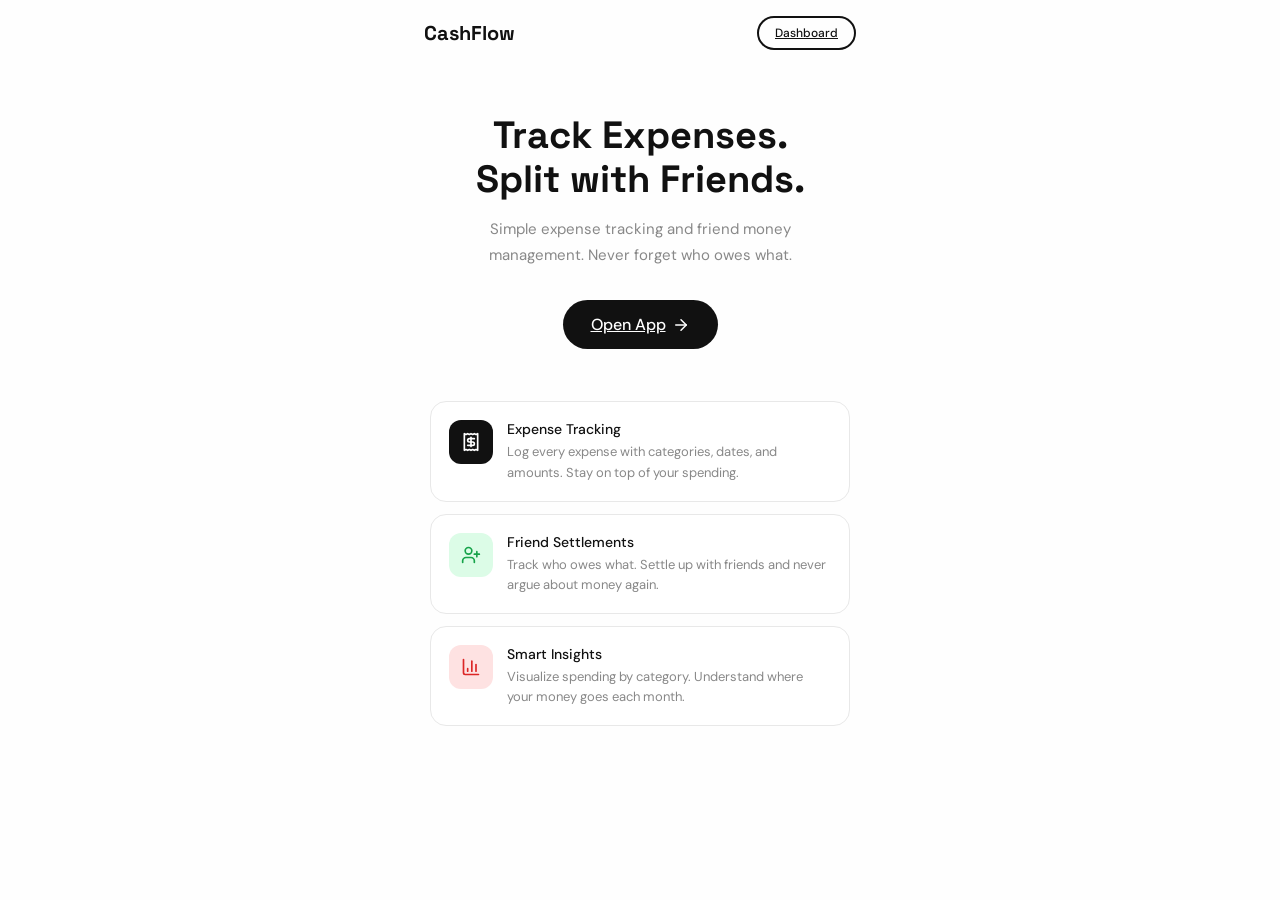
<file: index.html>
<!DOCTYPE html>
<html lang="en">
<head>
<meta charset="UTF-8">
<meta name="viewport" content="width=device-width, initial-scale=1.0">
<title>CashFlow — Track Expenses. Split with Friends.</title>
<link rel="stylesheet" href="shared.css">
<style>
  body { padding-bottom: 0; }
  header { padding: 16px 24px; }
  header h1 { font-family: var(--font-display); font-size: 20px; }

  main {
    display: flex; flex-direction: column;
    align-items: center; justify-content: center;
    text-align: center;
    padding: 48px 24px 80px;
  }

  .hero h1 {
    font-family: var(--font-display);
    font-size: 38px; line-height: 1.15;
    margin-bottom: 16px;
  }
  .hero p {
    font-size: 15px; color: var(--muted);
    line-height: 1.7; max-width: 320px;
    margin: 0 auto 32px;
  }

  .features {
    width: 100%; max-width: 420px;
    display: flex; flex-direction: column;
    gap: 12px; margin-top: 52px;
  }
  .feature-item {
    display: flex; align-items: flex-start;
    gap: 14px;
    background: var(--card);
    border: 1px solid var(--border);
    border-radius: calc(var(--radius) + 4px);
    padding: 18px; text-align: left;
  }
  .feature-icon {
    width: 44px; height: 44px; border-radius: 12px;
    flex-shrink: 0;
    display: flex; align-items: center; justify-content: center;
  }
  .feature-icon svg {
    width: 20px; height: 20px;
    stroke: currentColor; fill: none;
    stroke-width: 2; stroke-linecap: round; stroke-linejoin: round;
  }
  .feature-item h3 { font-size: 14px; font-weight: 500; margin-bottom: 4px; }
  .feature-item p { font-size: 13px; color: var(--muted); line-height: 1.55; }
</style>
</head>
<body>

<header>
  <h1>CashFlow</h1>
  <a href="dashboard.html" class="btn btn-outline btn-sm">Dashboard</a>
</header>

<main>
  <div class="hero">
    <h1>Track Expenses.<br>Split with Friends.</h1>
    <p>Simple expense tracking and friend money management. Never forget who owes what.</p>
    <a href="dashboard.html" class="btn btn-primary btn-lg">
      Open App
      <svg viewBox="0 0 24 24" style="width:18px;height:18px;stroke:#fff;fill:none;stroke-width:2;stroke-linecap:round;stroke-linejoin:round">
        <path d="M5 12h14"/><path d="m12 5 7 7-7 7"/>
      </svg>
    </a>
  </div>

  <div class="features">
    <div class="feature-item">
      <div class="feature-icon" style="background:#111;color:#fff">
        <svg viewBox="0 0 24 24">
          <path d="M4 2v20l2-1 2 1 2-1 2 1 2-1 2 1 2-1 2 1V2l-2 1-2-1-2 1-2-1-2 1-2-1-2 1Z"/>
          <path d="M16 8h-6a2 2 0 1 0 0 4h4a2 2 0 1 1 0 4H8"/>
          <path d="M12 17.5v-11"/>
        </svg>
      </div>
      <div>
        <h3>Expense Tracking</h3>
        <p>Log every expense with categories, dates, and amounts. Stay on top of your spending.</p>
      </div>
    </div>

    <div class="feature-item">
      <div class="feature-icon" style="background:var(--success-bg);color:var(--success)">
        <svg viewBox="0 0 24 24">
          <path d="M16 21v-2a4 4 0 0 0-4-4H6a4 4 0 0 0-4 4v2"/>
          <circle cx="9" cy="7" r="4"/>
          <line x1="19" x2="19" y1="8" y2="14"/>
          <line x1="22" x2="16" y1="11" y2="11"/>
        </svg>
      </div>
      <div>
        <h3>Friend Settlements</h3>
        <p>Track who owes what. Settle up with friends and never argue about money again.</p>
      </div>
    </div>

    <div class="feature-item">
      <div class="feature-icon" style="background:var(--danger-bg);color:var(--danger)">
        <svg viewBox="0 0 24 24">
          <path d="M3 3v16a2 2 0 0 0 2 2h16"/>
          <path d="M18 17V9"/><path d="M13 17V5"/><path d="M8 17v-3"/>
        </svg>
      </div>
      <div>
        <h3>Smart Insights</h3>
        <p>Visualize spending by category. Understand where your money goes each month.</p>
      </div>
    </div>
  </div>
</main>

</body>
</html>
</file>
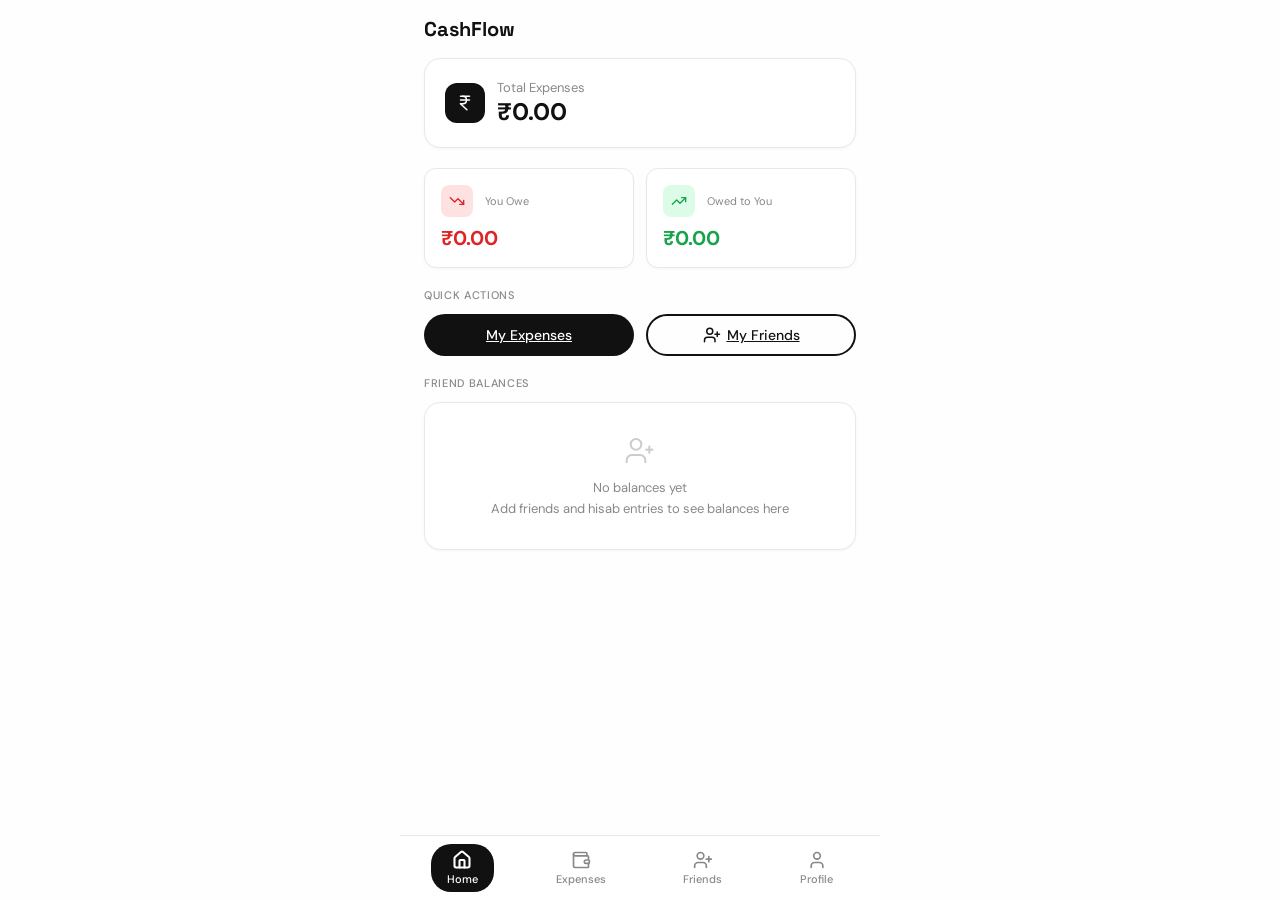
<file: dashboard.html>
<!DOCTYPE html>
<html lang="en">
<head>
<meta charset="UTF-8">
<meta name="viewport" content="width=device-width, initial-scale=1.0">
<title>Dashboard — CashFlow</title>
<link rel="stylesheet" href="shared.css">
<style>
  .page { display: flex; flex-direction: column; gap: 20px; }
  .icon-box-primary { background: var(--primary); }
  .icon-box-danger  { background: var(--danger-bg); }
  .icon-box-success { background: var(--success-bg); }
  .icon-box svg {
    width: 18px; height: 18px; fill: none;
    stroke-width: 2; stroke-linecap: round; stroke-linejoin: round;
  }
  .balance-entry { margin-bottom: 8px; }
</style>
</head>
<body>

<header><h1>CashFlow</h1></header>

<div class="px-6 page">

  <!-- Total Expenses -->
  <div class="card">
    <div class="row">
      <div class="icon-box icon-box-primary" style="width:40px;height:40px;border-radius:12px;display:flex;align-items:center;justify-content:center">
        <svg viewBox="0 0 24 24" style="stroke:#fff">
          <path d="M6 3h12"/><path d="M6 8h12"/>
          <path d="m6 13 8.5 8"/><path d="M6 13h3"/>
          <path d="M9 13c6.667 0 6.667-10 0-10"/>
        </svg>
      </div>
      <div>
        <p class="text-sm text-muted">Total Expenses</p>
        <p class="text-2xl" id="db-total-exp">₹0.00</p>
      </div>
    </div>
  </div>

  <!-- You Owe / Owed to You -->
  <div class="grid-2">
    <div class="card card-sm">
      <div class="row mb-2">
        <div style="width:32px;height:32px;background:var(--danger-bg);border-radius:8px;display:flex;align-items:center;justify-content:center;flex-shrink:0">
          <svg viewBox="0 0 24 24" style="width:16px;height:16px;stroke:var(--danger);fill:none;stroke-width:2;stroke-linecap:round;stroke-linejoin:round">
            <path d="M16 17h6v-6"/><path d="m22 17-8.5-8.5-5 5L2 7"/>
          </svg>
        </div>
        <p class="text-xs text-muted">You Owe</p>
      </div>
      <p class="text-xl text-danger" id="db-you-owe">₹0.00</p>
    </div>
    <div class="card card-sm">
      <div class="row mb-2">
        <div style="width:32px;height:32px;background:var(--success-bg);border-radius:8px;display:flex;align-items:center;justify-content:center;flex-shrink:0">
          <svg viewBox="0 0 24 24" style="width:16px;height:16px;stroke:var(--success);fill:none;stroke-width:2;stroke-linecap:round;stroke-linejoin:round">
            <path d="M16 7h6v6"/><path d="m22 7-8.5 8.5-5-5L2 17"/>
          </svg>
        </div>
        <p class="text-xs text-muted">Owed to You</p>
      </div>
      <p class="text-xl text-success" id="db-owed-you">₹0.00</p>
    </div>
  </div>

  <!-- Quick Actions -->
  <div>
    <p class="section-title">Quick Actions</p>
    <div class="grid-2">
      <a href="expenses.html" class="btn btn-primary btn-full">My Expenses</a>
      <a href="friends.html" class="btn btn-outline btn-full">
        <svg viewBox="0 0 24 24" style="width:18px;height:18px;stroke:currentColor;fill:none;stroke-width:2;stroke-linecap:round;stroke-linejoin:round">
          <path d="M16 21v-2a4 4 0 0 0-4-4H6a4 4 0 0 0-4 4v2"/>
          <circle cx="9" cy="7" r="4"/>
          <line x1="19" x2="19" y1="8" y2="14"/>
          <line x1="22" x2="16" y1="11" y2="11"/>
        </svg>
        My Friends
      </a>
    </div>
  </div>

  <!-- Friend Balances -->
  <div>
    <p class="section-title">Friend Balances</p>
    <div id="db-balances"></div>
  </div>

</div>

<div id="nav-placeholder"></div>

<script src="shared.js"></script>
<script>
  document.getElementById('nav-placeholder').innerHTML = bottomNav('dashboard');

  const balances = calcBalances();
  const totalExp = state.expenses.reduce((s, e) => s + e.amount, 0);
  const youOwe   = balances.reduce((s, b) => s + b.you_owe, 0);
  const owedYou  = balances.reduce((s, b) => s + b.owed_to_you, 0);

  document.getElementById('db-total-exp').textContent = fmt(totalExp);
  document.getElementById('db-you-owe').textContent   = fmt(youOwe);
  document.getElementById('db-owed-you').textContent  = fmt(owedYou);

  const el = document.getElementById('db-balances');
  if (balances.length === 0) {
    el.innerHTML = `<div class="card empty-state">
      <svg viewBox="0 0 24 24"><path d="M16 21v-2a4 4 0 0 0-4-4H6a4 4 0 0 0-4 4v2"/><circle cx="9" cy="7" r="4"/><line x1="19" x2="19" y1="8" y2="14"/><line x1="22" x2="16" y1="11" y2="11"/></svg>
      <p>No balances yet</p>
      <p class="text-xs" style="margin-top:4px">Add friends and hisab entries to see balances here</p>
    </div>`;
  } else {
    el.innerHTML = balances.map(b => `
      <div class="card card-sm balance-entry">
        <p class="font-semibold mb-2">${b.friend_name}</p>
        <div class="grid-2">
          <span class="badge badge-danger">You Owe: ${fmt(b.you_owe)}</span>
          <span class="badge badge-success">Owed: ${fmt(b.owed_to_you)}</span>
        </div>
      </div>`).join('');
  }
</script>
</body>
</html>
</file>
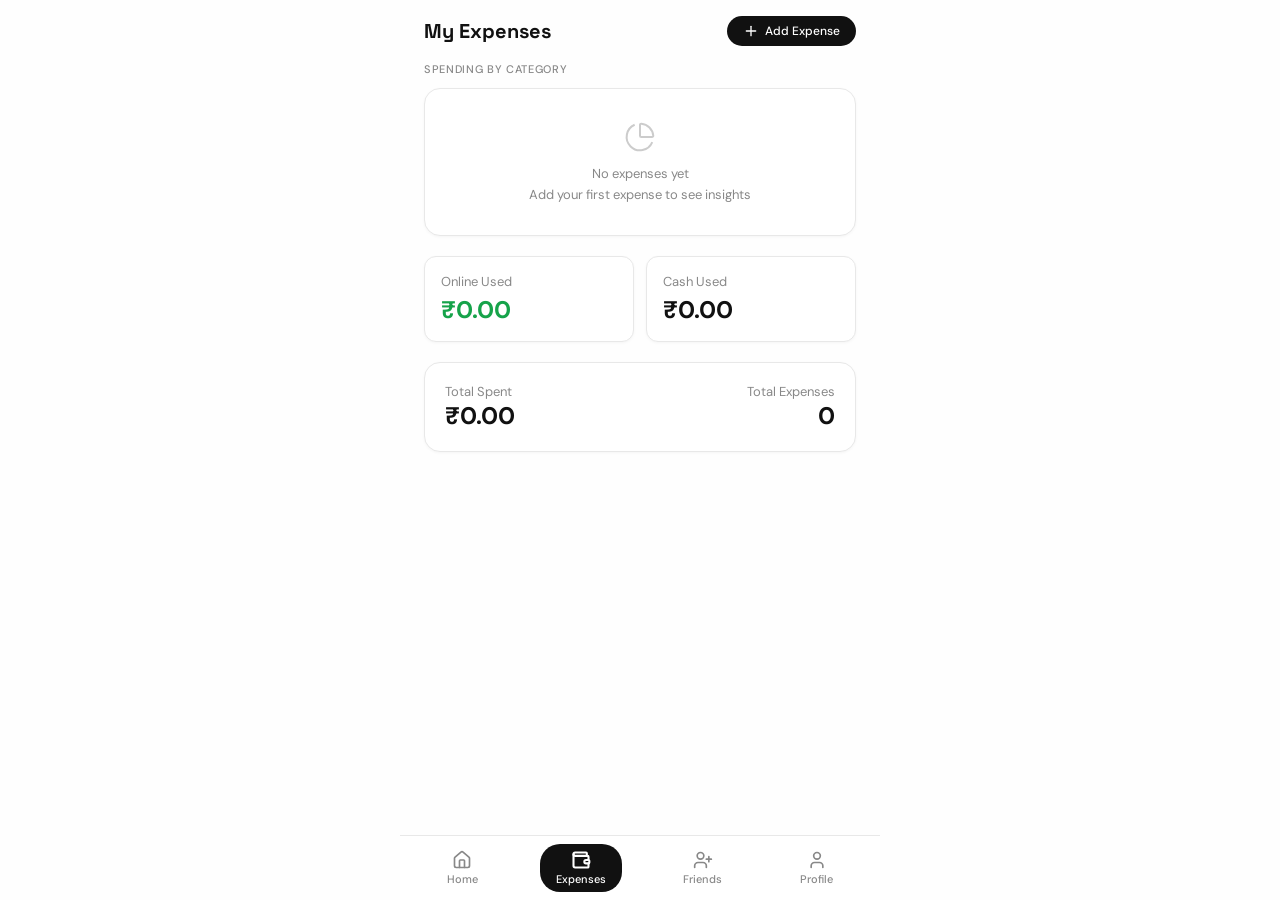
<file: expenses.html>
<!DOCTYPE html>
<html lang="en">
<head>
<meta charset="UTF-8">
<meta name="viewport" content="width=device-width, initial-scale=1.0">
<title>My Expenses — CashFlow</title>
<link rel="stylesheet" href="shared.css">
<style>
  .cat-row {
    display: flex; align-items: center; justify-content: space-between;
    background: var(--card); border: 1px solid var(--border);
    border-radius: var(--radius); padding: 12px 16px;
    margin-bottom: 8px;
  }
  .exp-icon {
    width: 36px; height: 36px; background: var(--muted-bg);
    border-radius: 10px; display: flex; align-items: center;
    justify-content: center; flex-shrink: 0;
  }
  .exp-icon svg {
    width: 16px; height: 16px; stroke: var(--fg); fill: none;
    stroke-width: 2; stroke-linecap: round; stroke-linejoin: round;
  }
</style>
</head>
<body>

<header>
  <h1>My Expenses</h1>
  <button class="btn btn-primary btn-sm" id="toggle-form">
    <svg viewBox="0 0 24 24" style="width:16px;height:16px;stroke:currentColor;fill:none;stroke-width:2;stroke-linecap:round;stroke-linejoin:round">
      <path d="M5 12h14"/><path d="M12 5v14"/>
    </svg>
    Add Expense
  </button>
</header>

<div class="px-6">

  <!-- Add Form -->
  <div class="form-panel" id="exp-form">
    <div><label class="field">Description</label>
      <input class="input" id="exp-desc" placeholder="What did you spend on?"></div>
    <div><label class="field">Amount (₹)</label>
      <input class="input" type="number" min="0" step="0.01" id="exp-amount" placeholder="0.00"></div>
    <div><label class="field">Category</label>
      <select class="input" id="exp-cat">
        <option>Food</option><option>Transport</option><option>Shopping</option>
        <option>Entertainment</option><option>Bills</option><option>Health</option>
        <option>Education</option><option>Other</option>
      </select></div>
    <div><label class="field">Mode</label>
      <select class="input" id="exp-mode">
        <option value="cash">Cash</option><option value="online">Online</option>
      </select></div>
    <div><label class="field">Date</label>
      <input class="input" type="date" id="exp-date"></div>
    <button class="btn btn-primary btn-full btn-lg" id="exp-submit">Add Expense</button>
    <p class="error-msg" id="exp-error" style="display:none"></p>
  </div>

  <!-- Spending by Category -->
  <div class="mb-5">
    <p class="section-title">Spending by Category</p>
    <div id="exp-cats"></div>
  </div>

  <!-- Payment Mode Summary -->
  <div class="grid-2 mb-5">
    <div class="card card-sm">
      <p class="text-sm text-muted mb-1">Online Used</p>
      <p class="text-2xl text-success" id="exp-online">₹0.00</p>
    </div>
    <div class="card card-sm">
      <p class="text-sm text-muted mb-1">Cash Used</p>
      <p class="text-2xl" id="exp-cash">₹0.00</p>
    </div>
  </div>

  <!-- Totals -->
  <div class="card mb-5">
    <div class="row-between">
      <div>
        <p class="text-sm text-muted">Total Spent</p>
        <p class="text-2xl" id="exp-total">₹0.00</p>
      </div>
      <div style="text-align:right">
        <p class="text-sm text-muted">Total Expenses</p>
        <p class="text-2xl" id="exp-count">0</p>
      </div>
    </div>
  </div>

  <!-- Expense List -->
  <div id="exp-list" class="gap-8"></div>

</div>

<div id="nav-placeholder"></div>

<script src="shared.js"></script>
<script>
  document.getElementById('nav-placeholder').innerHTML = bottomNav('expenses');
  document.getElementById('exp-date').value = today();

  function render() {
    const exps = state.expenses;
    const total  = exps.reduce((s, e) => s + e.amount, 0);
    const cash   = exps.filter(e => e.payment_mode === 'cash').reduce((s, e) => s + e.amount, 0);
    const online = exps.filter(e => e.payment_mode === 'online').reduce((s, e) => s + e.amount, 0);

    document.getElementById('exp-total').textContent  = fmt(total);
    document.getElementById('exp-cash').textContent   = fmt(cash);
    document.getElementById('exp-online').textContent = fmt(online);
    document.getElementById('exp-count').textContent  = exps.length;

    const catEl = document.getElementById('exp-cats');
    if (exps.length === 0) {
      catEl.innerHTML = `<div class="card empty-state">
        <svg viewBox="0 0 24 24"><path d="M21 12c.552 0 1.005-.449.95-.998a10 10 0 0 0-8.953-8.951c-.55-.055-.998.398-.998.95v8a1 1 0 0 0 1 1z"/><path d="M21.21 15.89A10 10 0 1 1 8 2.83"/></svg>
        <p>No expenses yet</p><p class="text-xs" style="margin-top:4px">Add your first expense to see insights</p>
      </div>`;
    } else {
      const cats = {};
      exps.forEach(e => { const k = e.category || 'Other'; cats[k] = (cats[k] || 0) + e.amount; });
      catEl.innerHTML = Object.entries(cats).map(([c, v]) =>
        `<div class="cat-row"><span class="font-semibold">${c}</span><span class="font-bold">${fmt(v)}</span></div>`
      ).join('');
    }

    document.getElementById('exp-list').innerHTML = exps.map(e => `
      <div class="card card-sm">
        <div class="row-between">
          <div class="row" style="gap:12px">
            <div class="exp-icon"><svg viewBox="0 0 24 24"><path d="M4 2v20l2-1 2 1 2-1 2 1 2-1 2 1 2-1 2 1V2l-2 1-2-1-2 1-2-1-2 1-2-1-2 1Z"/><path d="M16 8h-6a2 2 0 1 0 0 4h4a2 2 0 1 1 0 4H8"/><path d="M12 17.5v-11"/></svg></div>
            <div>
              <p class="font-semibold">${e.title}</p>
              <p class="text-xs text-muted">${e.category || 'Other'} · ${e.payment_mode} · ${e.spent_on}</p>
            </div>
          </div>
          <div class="row" style="gap:8px">
            <span class="font-bold">${fmt(e.amount)}</span>
            <button class="del-btn" onclick="del(${e.id})">${trashIcon()}</button>
          </div>
        </div>
      </div>`).join('');
  }

  function del(id) {
    state.expenses = state.expenses.filter(e => e.id !== id);
    saveState(); render();
  }

  document.getElementById('toggle-form').addEventListener('click', () => {
    document.getElementById('exp-form').classList.toggle('open');
  });

  document.getElementById('exp-submit').addEventListener('click', () => {
    const desc   = document.getElementById('exp-desc').value.trim();
    const amount = parseFloat(document.getElementById('exp-amount').value);
    const cat    = document.getElementById('exp-cat').value;
    const mode   = document.getElementById('exp-mode').value;
    const date   = document.getElementById('exp-date').value;
    if (!desc || isNaN(amount) || amount <= 0) { showErr('exp-error', 'Please fill in description and a valid amount.'); return; }
    if (!date) { showErr('exp-error', 'Please select a date.'); return; }
    state.expenses.unshift({ id: nextId(state.expenses), title: desc, amount, category: cat, payment_mode: mode, spent_on: date });
    saveState();
    document.getElementById('exp-desc').value = '';
    document.getElementById('exp-amount').value = '';
    document.getElementById('exp-form').classList.remove('open');
    render();
  });

  render();
</script>
</body>
</html>
</file>
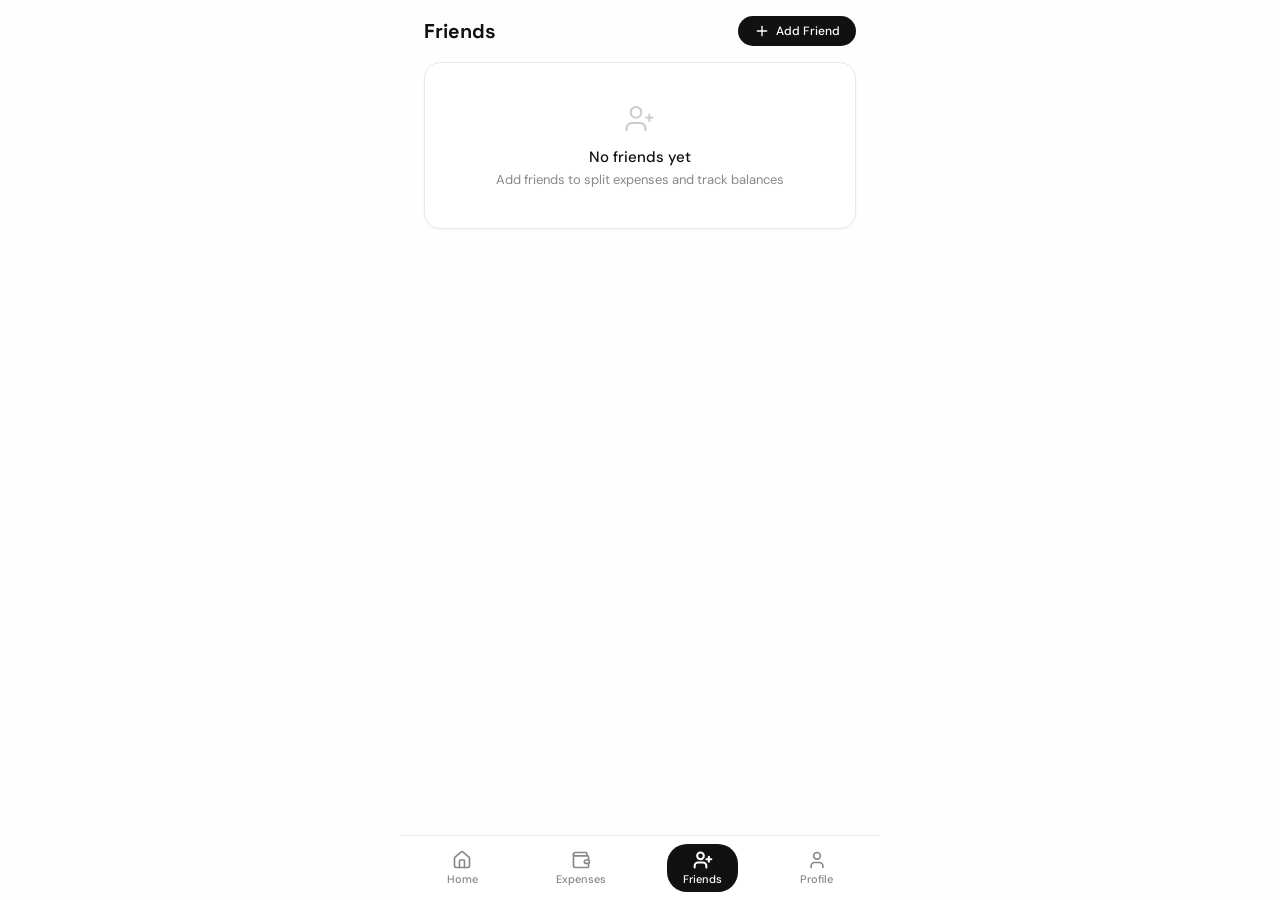
<file: friends.html>
<!DOCTYPE html>
<html lang="en">
<head>
<meta charset="UTF-8">
<meta name="viewport" content="width=device-width, initial-scale=1.0">
<title>Friends — CashFlow</title>
<link rel="stylesheet" href="shared.css">
</head>
<body>

<header>
  <h1>Friends</h1>
  <button class="btn btn-primary btn-sm" id="toggle-form">
    <svg viewBox="0 0 24 24" style="width:16px;height:16px;stroke:currentColor;fill:none;stroke-width:2;stroke-linecap:round;stroke-linejoin:round">
      <path d="M5 12h14"/><path d="M12 5v14"/>
    </svg>
    Add Friend
  </button>
</header>

<div class="px-6">

  <!-- Add Form -->
  <div class="form-panel" id="friend-form">
    <div><label class="field">Friend's Name</label>
      <input class="input" id="friend-name" placeholder="Jane Doe" required></div>
    <div><label class="field">Friend's Email (optional)</label>
      <input class="input" type="email" id="friend-email" placeholder="jane@example.com"></div>
    <button class="btn btn-primary btn-full btn-lg" id="friend-submit">Add Friend</button>
    <p class="error-msg" id="friend-error" style="display:none"></p>
  </div>

  <!-- Friends List -->
  <div id="friends-list"></div>

</div>

<div id="nav-placeholder"></div>

<script src="shared.js"></script>
<script>
  document.getElementById('nav-placeholder').innerHTML = bottomNav('friends');

  function render() {
    const el = document.getElementById('friends-list');
    const balances = calcBalances();
    const balMap = {};
    balances.forEach(b => { balMap[b.friend_id] = b; });

    if (state.friends.length === 0) {
      el.innerHTML = `<div class="card empty-state" style="padding:40px 16px">
        <svg viewBox="0 0 24 24"><path d="M16 21v-2a4 4 0 0 0-4-4H6a4 4 0 0 0-4 4v2"/><circle cx="9" cy="7" r="4"/><line x1="19" x2="19" y1="8" y2="14"/><line x1="22" x2="16" y1="11" y2="11"/></svg>
        <p class="font-semibold" style="font-size:15px;color:var(--fg);margin-bottom:4px">No friends yet</p>
        <p>Add friends to split expenses and track balances</p>
      </div>`;
    } else {
      el.innerHTML = state.friends.map(f => {
        const b = balMap[f.id] || { you_owe: 0, owed_to_you: 0 };
        return `<button class="friend-btn" onclick="location.href='hisab.html?id=${f.id}'">
          <div class="row mb-2">
            <div class="avatar">${f.name.charAt(0).toUpperCase()}</div>
            <div>
              <p class="font-semibold">${f.name}</p>
              ${f.email ? `<p class="text-xs text-muted">${f.email}</p>` : ''}
            </div>
          </div>
          <div class="grid-2">
            <span class="badge badge-danger">You Owe: ${fmt(b.you_owe)}</span>
            <span class="badge badge-success">Owed: ${fmt(b.owed_to_you)}</span>
          </div>
        </button>`;
      }).join('');
    }
  }

  document.getElementById('toggle-form').addEventListener('click', () => {
    document.getElementById('friend-form').classList.toggle('open');
  });

  document.getElementById('friend-submit').addEventListener('click', () => {
    const name  = document.getElementById('friend-name').value.trim();
    const email = document.getElementById('friend-email').value.trim();
    if (!name) { showErr('friend-error', 'Please enter a name.'); return; }
    const newFriend = { id: nextId(state.friends), name, email: email || null };
    state.friends.unshift(newFriend);
    if (!state.hisab[newFriend.id]) state.hisab[newFriend.id] = [];
    saveState();
    document.getElementById('friend-name').value  = '';
    document.getElementById('friend-email').value = '';
    document.getElementById('friend-form').classList.remove('open');
    render();
  });

  render();
</script>
</body>
</html>
</file>
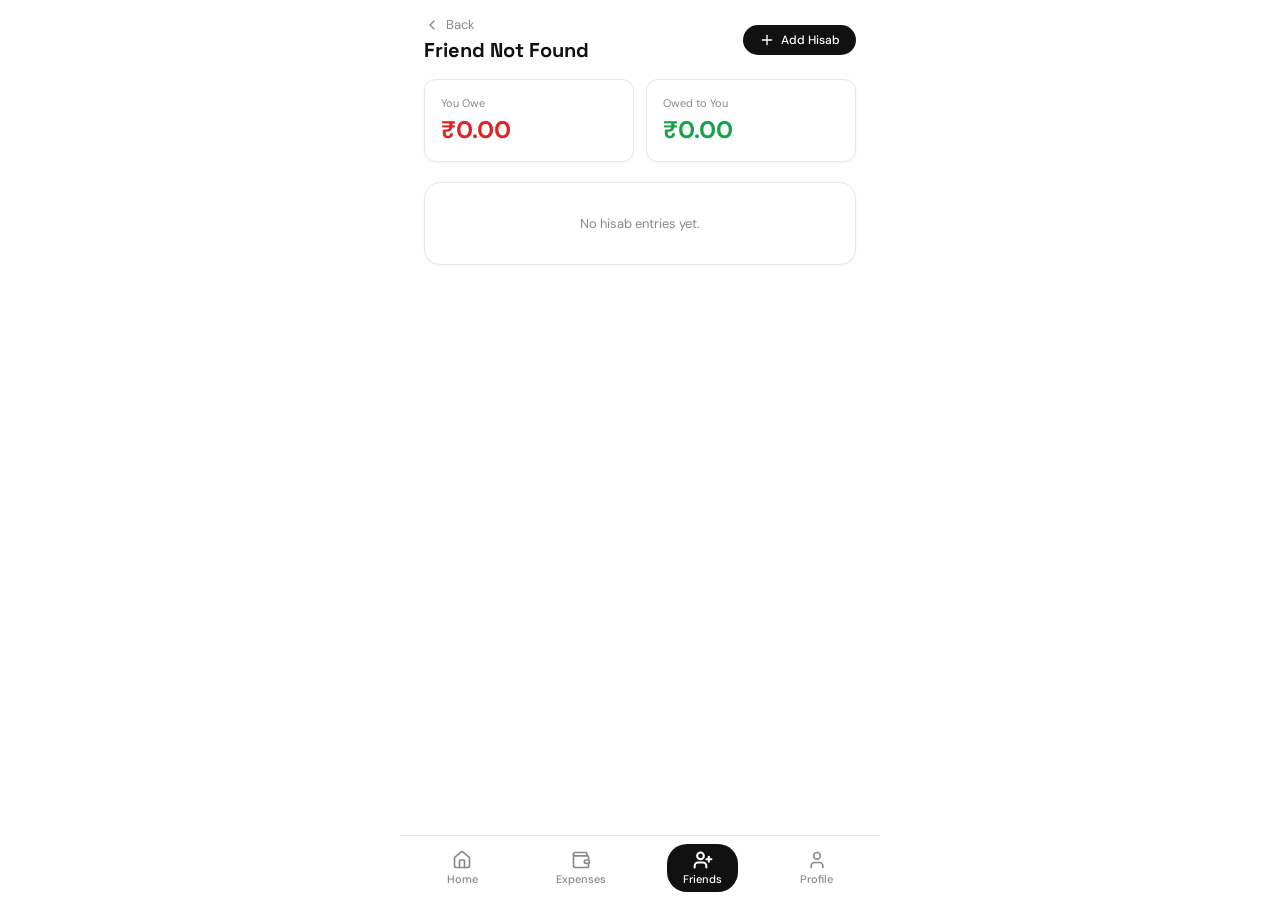
<file: hisab.html>
<!DOCTYPE html>
<html lang="en">
<head>
<meta charset="UTF-8">
<meta name="viewport" content="width=device-width, initial-scale=1.0">
<title>Friend Hisab — CashFlow</title>
<link rel="stylesheet" href="shared.css">
<style>
  .back-btn {
    background: none; border: none; cursor: pointer;
    display: flex; align-items: center; gap: 6px;
    font-size: 13px; color: var(--muted);
    font-family: var(--font-body);
    padding: 0;
  }
  .back-btn svg { width: 16px; height: 16px; stroke: currentColor; fill: none; stroke-width: 2; stroke-linecap: round; stroke-linejoin: round; }
  .entry-card { margin-bottom: 8px; }
</style>
</head>
<body>

<header>
  <div>
    <button class="back-btn" onclick="history.back()">
      <svg viewBox="0 0 24 24"><path d="M15 18l-6-6 6-6"/></svg>
      Back
    </button>
    <h1 id="page-title" style="margin-top:4px">Friend</h1>
  </div>
  <button class="btn btn-primary btn-sm" id="toggle-form">
    <svg viewBox="0 0 24 24" style="width:16px;height:16px;stroke:currentColor;fill:none;stroke-width:2;stroke-linecap:round;stroke-linejoin:round">
      <path d="M5 12h14"/><path d="M12 5v14"/>
    </svg>
    Add Hisab
  </button>
</header>

<div class="px-6">

  <!-- Balance Summary -->
  <div class="grid-2 mb-5">
    <div class="card card-sm">
      <p class="text-xs text-muted mb-1">You Owe</p>
      <p class="text-2xl text-danger" id="hisab-owe">₹0.00</p>
    </div>
    <div class="card card-sm">
      <p class="text-xs text-muted mb-1">Owed to You</p>
      <p class="text-2xl text-success" id="hisab-owed">₹0.00</p>
    </div>
  </div>

  <!-- Add Form -->
  <div class="form-panel" id="hisab-form">
    <input class="input" id="hisab-desc" placeholder="Description">
    <input class="input" type="number" min="0" step="0.01" id="hisab-amount" placeholder="Amount (₹)">
    <input class="input" id="hisab-cat" placeholder="Category (e.g. General)">
    <input class="input" type="date" id="hisab-date">
    <select class="input" id="hisab-dir">
      <option value="you_owe">You Owe</option>
      <option value="owed_to_you">Owed to You</option>
    </select>
    <button class="btn btn-primary btn-full btn-lg" id="hisab-submit">Add Hisab</button>
    <p class="error-msg" id="hisab-error" style="display:none"></p>
  </div>

  <!-- Entries List -->
  <div id="hisab-list"></div>

</div>

<div id="nav-placeholder"></div>

<script src="shared.js"></script>
<script>
  document.getElementById('nav-placeholder').innerHTML = bottomNav('friends');
  document.getElementById('hisab-date').value = today();

  const params   = new URLSearchParams(location.search);
  const friendId = parseInt(params.get('id'));
  const friend   = state.friends.find(f => f.id === friendId);

  if (!friend) { document.getElementById('page-title').textContent = 'Friend Not Found'; }
  else { document.getElementById('page-title').textContent = friend.name; }

  if (!state.hisab[friendId]) state.hisab[friendId] = [];

  function render() {
    const entries = state.hisab[friendId] || [];
    const youOwe  = entries.filter(e => e.direction === 'you_owe').reduce((s, e) => s + e.amount, 0);
    const owedYou = entries.filter(e => e.direction === 'owed_to_you').reduce((s, e) => s + e.amount, 0);
    document.getElementById('hisab-owe').textContent  = fmt(youOwe);
    document.getElementById('hisab-owed').textContent = fmt(owedYou);

    const el = document.getElementById('hisab-list');
    if (entries.length === 0) {
      el.innerHTML = `<div class="card empty-state"><p>No hisab entries yet.</p></div>`;
    } else {
      el.innerHTML = entries.map(e => `
        <div class="card card-sm entry-card">
          <div class="row-between">
            <p class="font-semibold">${e.description}</p>
            <div class="row" style="gap:8px">
              <span class="font-bold ${e.direction === 'you_owe' ? 'text-danger' : 'text-success'}">${fmt(e.amount)}</span>
              <button class="del-btn" onclick="del(${e.id})">${trashIcon()}</button>
            </div>
          </div>
          <p class="text-xs text-muted mt-2">
            ${e.category || 'General'} · ${e.entry_date} · ${e.direction === 'you_owe' ? 'You Owe' : 'Owed to You'}
          </p>
        </div>`).join('');
    }
  }

  function del(id) {
    state.hisab[friendId] = state.hisab[friendId].filter(e => e.id !== id);
    saveState(); render();
  }

  document.getElementById('toggle-form').addEventListener('click', () => {
    document.getElementById('hisab-form').classList.toggle('open');
  });

  document.getElementById('hisab-submit').addEventListener('click', () => {
    const desc   = document.getElementById('hisab-desc').value.trim();
    const amount = parseFloat(document.getElementById('hisab-amount').value);
    const cat    = document.getElementById('hisab-cat').value.trim() || 'General';
    const date   = document.getElementById('hisab-date').value || today();
    const dir    = document.getElementById('hisab-dir').value;
    if (!desc || isNaN(amount) || amount <= 0) { showErr('hisab-error', 'Please fill valid description and amount.'); return; }
    const entries = state.hisab[friendId];
    entries.unshift({ id: nextId(entries), description: desc, amount, category: cat, direction: dir, entry_date: date });
    saveState();
    document.getElementById('hisab-desc').value = '';
    document.getElementById('hisab-amount').value = '';
    document.getElementById('hisab-cat').value = '';
    document.getElementById('hisab-form').classList.remove('open');
    render();
  });

  render();
</script>
</body>
</html>
</file>
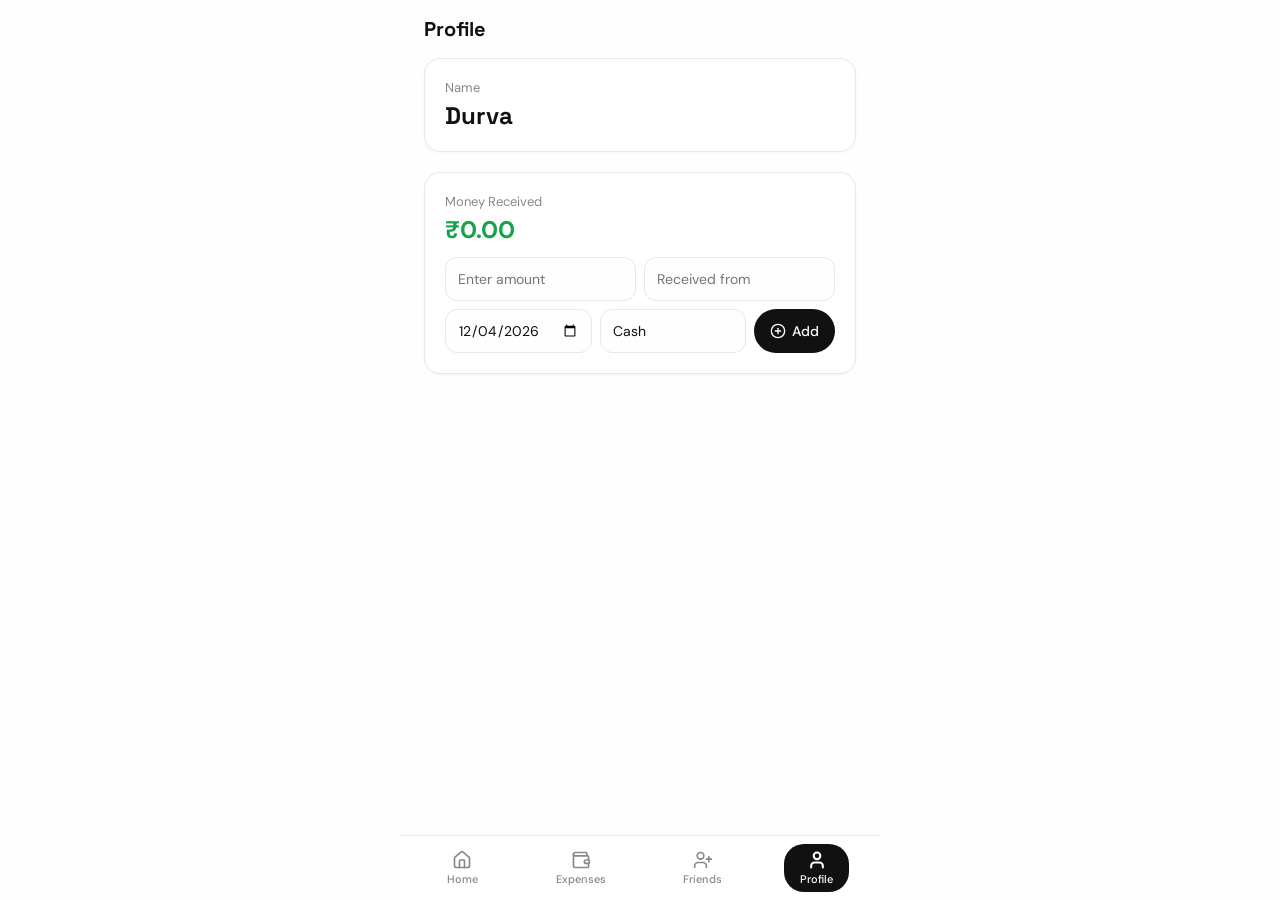
<file: profile.html>
<!DOCTYPE html>
<html lang="en">
<head>
<meta charset="UTF-8">
<meta name="viewport" content="width=device-width, initial-scale=1.0">
<title>Profile — CashFlow</title>
<link rel="stylesheet" href="shared.css">
<style>
  .add-row { display: flex; gap: 8px; margin-top: 8px; }
  .add-row .input { flex: 1; min-width: 0; }
  .add-btn { flex-shrink: 0; padding: 0 16px; }
  .received-entry {
    background: var(--muted-bg); border-radius: var(--radius);
    padding: 10px 14px; margin-bottom: 6px;
  }
</style>
</head>
<body>

<header><h1>Profile</h1></header>

<div class="px-6" style="display:flex;flex-direction:column;gap:20px">

  <!-- Name Card -->
  <div class="card">
    <p class="text-sm text-muted mb-1">Name</p>
    <h2 style="font-family:var(--font-display);font-size:24px;font-weight:700">Durva</h2>
  </div>

  <!-- Money Received Card -->
  <div class="card">
    <p class="text-sm text-muted mb-1">Money Received</p>
    <p class="text-2xl text-success mb-3" id="prof-total">₹0.00</p>

    <div style="display:flex;gap:8px;margin-bottom:8px">
      <input class="input" type="number" min="0" step="0.01" id="prof-amount" placeholder="Enter amount">
      <input class="input" id="prof-from" placeholder="Received from">
    </div>

    <div class="add-row">
      <input class="input" type="date" id="prof-date">
      <select class="input" id="prof-mode">
        <option value="cash">Cash</option>
        <option value="online">Online</option>
      </select>
      <button class="btn btn-primary add-btn" id="prof-add">
        <svg viewBox="0 0 24 24" style="width:16px;height:16px;stroke:currentColor;fill:none;stroke-width:2;stroke-linecap:round;stroke-linejoin:round">
          <circle cx="12" cy="12" r="10"/>
          <path d="M8 12h8"/><path d="M12 8v8"/>
        </svg>
        Add
      </button>
    </div>

    <p class="error-msg" id="prof-error" style="display:none"></p>
  </div>

  <!-- Received Entries -->
  <div id="prof-entries"></div>

</div>

<div id="nav-placeholder"></div>

<script src="shared.js"></script>
<script>
  document.getElementById('nav-placeholder').innerHTML = bottomNav('profile');
  document.getElementById('prof-date').value = today();

  function render() {
    const total = state.received.reduce((s, e) => s + e.amount, 0);
    document.getElementById('prof-total').textContent = fmt(total);
    const el = document.getElementById('prof-entries');
    if (state.received.length === 0) { el.innerHTML = ''; return; }
    el.innerHTML = `<div class="card">
      <p class="text-sm text-muted mb-2">Added Amounts</p>
      ${state.received.map(e => `
        <div class="received-entry">
          <div class="row-between">
            <p class="font-semibold">+ ${fmt(e.amount)}</p>
            <button class="del-btn" onclick="del(${e.id})">${trashIcon()}</button>
          </div>
          <p class="text-xs text-muted mt-2">${e.received_from} · ${e.payment_mode} · ${e.received_on}</p>
        </div>`).join('')}
    </div>`;
  }

  function del(id) {
    state.received = state.received.filter(e => e.id !== id);
    saveState(); render();
  }

  document.getElementById('prof-add').addEventListener('click', () => {
    const amount = parseFloat(document.getElementById('prof-amount').value);
    const from   = document.getElementById('prof-from').value.trim();
    const date   = document.getElementById('prof-date').value || today();
    const mode   = document.getElementById('prof-mode').value;
    if (isNaN(amount) || amount <= 0) { showErr('prof-error', 'Please enter a valid amount.'); return; }
    if (!from) { showErr('prof-error', 'Please enter who gave you the money.'); return; }
    state.received.unshift({ id: nextId(state.received), amount, received_from: from, payment_mode: mode, received_on: date });
    saveState();
    document.getElementById('prof-amount').value = '';
    document.getElementById('prof-from').value = '';
    render();
  });

  render();
</script>
</body>
</html>
</file>
<file: shared.css>
@import url('https://fonts.googleapis.com/css2?family=Space+Grotesk:wght@700&family=DM+Sans:wght@400;500&display=swap');

:root {
  --bg: #fefefe;
  --fg: #111;
  --card: #fff;
  --border: #e8e8e8;
  --muted: #888;
  --muted-bg: #f4f4f4;
  --primary: #111;
  --primary-fg: #fff;
  --success: #16a34a;
  --success-bg: #dcfce7;
  --danger: #dc2626;
  --danger-bg: #fee2e2;
  --radius: 0.75rem;
  --font-display: 'Space Grotesk', sans-serif;
  --font-body: 'DM Sans', sans-serif;
}

* { box-sizing: border-box; margin: 0; padding: 0; }

body {
  font-family: var(--font-body);
  background: var(--bg);
  color: var(--fg);
  min-height: 100vh;
  max-width: 480px;
  margin: 0 auto;
  padding-bottom: 80px;
}

/* ---- bottom nav ---- */
nav.bottom {
  position: fixed;
  bottom: 0; left: 50%;
  transform: translateX(-50%);
  width: 100%; max-width: 480px;
  background: rgba(255,255,255,0.96);
  backdrop-filter: blur(8px);
  border-top: 1px solid var(--border);
  display: flex;
  justify-content: space-around;
  padding: 8px;
  z-index: 100;
}
nav.bottom a {
  display: flex; flex-direction: column; align-items: center;
  gap: 2px; text-decoration: none;
  font-size: 11px; font-weight: 500;
  color: var(--muted);
  padding: 6px 16px;
  border-radius: 20px;
  transition: all 0.15s;
  cursor: pointer;
}
nav.bottom a.active { background: var(--primary); color: #fff; }
nav.bottom a svg {
  width: 20px; height: 20px;
  stroke: currentColor; fill: none;
  stroke-width: 2; stroke-linecap: round; stroke-linejoin: round;
}
nav.bottom a.active svg { stroke-width: 2.5; }

/* ---- header ---- */
header {
  display: flex; align-items: center;
  justify-content: space-between;
  padding: 16px 24px;
}
header h1 {
  font-family: var(--font-display);
  font-size: 20px; font-weight: 700;
}

/* ---- cards ---- */
.card {
  background: var(--card);
  border: 1px solid var(--border);
  border-radius: calc(var(--radius) + 4px);
  padding: 20px;
  box-shadow: 0 1px 3px rgba(0,0,0,0.04);
}
.card-sm { border-radius: var(--radius); padding: 16px; }

/* ---- buttons ---- */
.btn {
  display: inline-flex; align-items: center; justify-content: center; gap: 6px;
  font-family: var(--font-body); font-size: 14px; font-weight: 500;
  cursor: pointer; border: none; border-radius: 999px;
  transition: opacity 0.15s;
  padding: 10px 20px;
}
.btn:active { opacity: 0.8; }
.btn-primary { background: var(--primary); color: var(--primary-fg); }
.btn-outline { background: transparent; color: var(--fg); border: 2px solid var(--fg); }
.btn-sm { padding: 7px 16px; font-size: 12px; }
.btn-lg { padding: 14px 28px; font-size: 16px; }
.btn-full { width: 100%; }
.btn:disabled { opacity: 0.5; cursor: not-allowed; }

/* ---- inputs ---- */
.input, select.input {
  width: 100%; height: 44px;
  border: 1px solid var(--border);
  border-radius: var(--radius);
  padding: 0 12px;
  font-family: var(--font-body); font-size: 14px;
  background: var(--bg); color: var(--fg);
  outline: none; transition: border-color 0.15s;
  appearance: none;
}
.input:focus, select.input:focus {
  border-color: var(--primary);
  box-shadow: 0 0 0 2px rgba(0,0,0,0.08);
}

/* ---- label ---- */
label.field { display: block; font-size: 13px; font-weight: 500; margin-bottom: 6px; }

/* ---- section title ---- */
.section-title {
  font-size: 11px; font-weight: 500; color: var(--muted);
  text-transform: uppercase; letter-spacing: 0.06em;
  margin-bottom: 12px;
}

/* ---- badge ---- */
.badge {
  display: inline-flex; align-items: center;
  font-size: 11px; font-weight: 500;
  padding: 3px 8px; border-radius: 6px;
}
.badge-danger { background: var(--danger-bg); color: var(--danger); }
.badge-success { background: var(--success-bg); color: var(--success); }

/* ---- avatar ---- */
.avatar {
  width: 40px; height: 40px; border-radius: 50%;
  background: var(--primary); color: #fff;
  font-size: 13px; font-weight: 500;
  display: flex; align-items: center; justify-content: center;
  flex-shrink: 0;
}

/* ---- layout helpers ---- */
.px-6 { padding-left: 24px; padding-right: 24px; }
.row { display: flex; align-items: center; gap: 12px; }
.row-between { display: flex; align-items: center; justify-content: space-between; gap: 8px; }
.grid-2 { display: grid; grid-template-columns: 1fr 1fr; gap: 12px; }
.gap-8 { display: flex; flex-direction: column; gap: 8px; }
.gap-12 { display: flex; flex-direction: column; gap: 12px; }
.mb-1 { margin-bottom: 4px; }
.mb-2 { margin-bottom: 8px; }
.mb-3 { margin-bottom: 12px; }
.mb-4 { margin-bottom: 16px; }
.mb-5 { margin-bottom: 20px; }
.mt-2 { margin-top: 8px; }

/* ---- typography ---- */
.text-sm { font-size: 13px; }
.text-xs { font-size: 11px; }
.text-2xl { font-size: 24px; font-weight: 700; }
.text-xl { font-size: 20px; font-weight: 700; }
.text-muted { color: var(--muted); }
.text-danger { color: var(--danger); }
.text-success { color: var(--success); }
.font-semibold { font-weight: 500; }
.font-bold { font-weight: 700; }

/* ---- empty state ---- */
.empty-state {
  text-align: center; padding: 32px 16px;
}
.empty-state svg {
  width: 32px; height: 32px;
  stroke: #ccc; fill: none; stroke-width: 1.5;
  margin: 0 auto 12px; display: block;
}
.empty-state p { font-size: 13px; color: var(--muted); }

/* ---- form panel ---- */
.form-panel {
  background: var(--card);
  border: 1px solid var(--border);
  border-radius: calc(var(--radius) + 4px);
  padding: 20px; margin-bottom: 20px;
  display: none; flex-direction: column; gap: 12px;
}
.form-panel.open { display: flex; }

/* ---- delete button ---- */
.del-btn {
  background: none; border: none; cursor: pointer;
  color: var(--danger); padding: 4px; border-radius: 6px;
  display: flex; align-items: center;
  transition: background 0.15s;
}
.del-btn:hover { background: var(--danger-bg); }
.del-btn svg {
  width: 16px; height: 16px;
  stroke: currentColor; fill: none;
  stroke-width: 2; stroke-linecap: round; stroke-linejoin: round;
}

/* ---- error message ---- */
.error-msg { font-size: 13px; color: var(--danger); margin-top: 8px; }

/* ---- friend button ---- */
.friend-btn {
  display: block; width: 100%;
  background: var(--card);
  border: 1px solid var(--border);
  border-radius: var(--radius);
  padding: 12px 16px;
  text-align: left; cursor: pointer;
  font-family: var(--font-body);
  transition: border-color 0.15s;
  margin-bottom: 8px;
}
.friend-btn:hover { border-color: #bbb; }

/* ---- icon box ---- */
.icon-box {
  width: 40px; height: 40px; border-radius: 12px;
  display: flex; align-items: center; justify-content: center;
  flex-shrink: 0;
}
</file>
